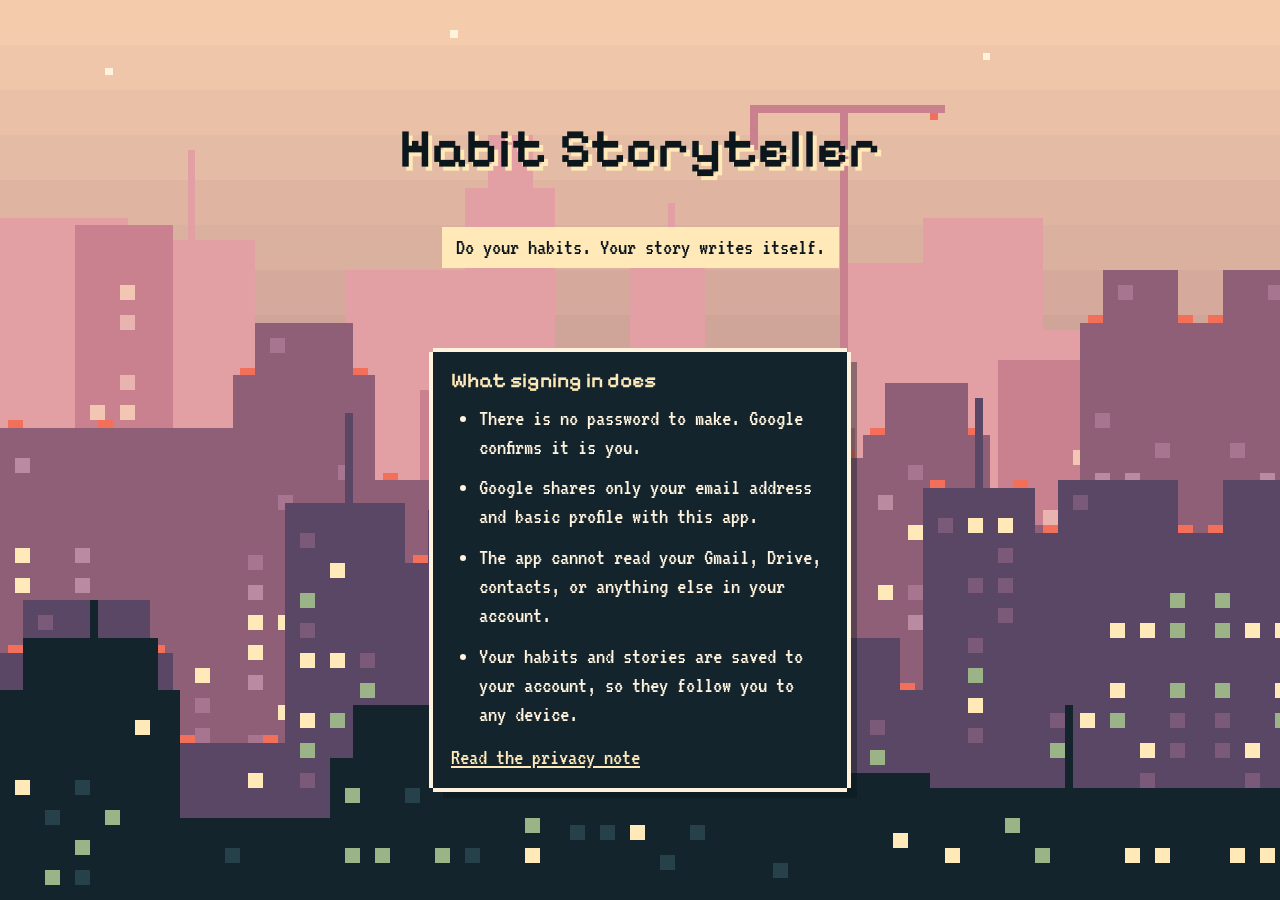
<file: login.html>
<!doctype html>
<html lang="en"><head><meta charset="utf-8">
<meta name="viewport" content="width=device-width,initial-scale=1">
<title>Sign in | Habit Storyteller</title>
<link href="https://fonts.googleapis.com/css2?family=Pixelify+Sans:wght@400;600&family=VT323&display=swap" rel="stylesheet">
<link rel="stylesheet" href="css/styles.css">
<link rel="stylesheet" href="css/login.css">
<script src="https://accounts.google.com/gsi/client" async defer></script></head>
<body data-scene="city">
<section id="login"><h1>Habit Storyteller</h1><p>Do your habits. Your story writes itself.</p>
<p id="login-msg" aria-live="polite" hidden></p>
<div id="signin"></div>
<div class="card login-card">
  <h3>What signing in does</h3>
  <ul>
    <li>There is no password to make. Google confirms it is you.</li>
    <li>Google shares only your email address and basic profile with this app.</li>
    <li>The app cannot read your Gmail, Drive, contacts, or anything else in your account.</li>
    <li>Your habits and stories are saved to your account, so they follow you to any device.</li>
  </ul>
  <div><a href="privacy.html">Read the privacy note</a></div>
</div>
</section>
<script type="module" src="js/login.js"></script>
</body></html>
</file>
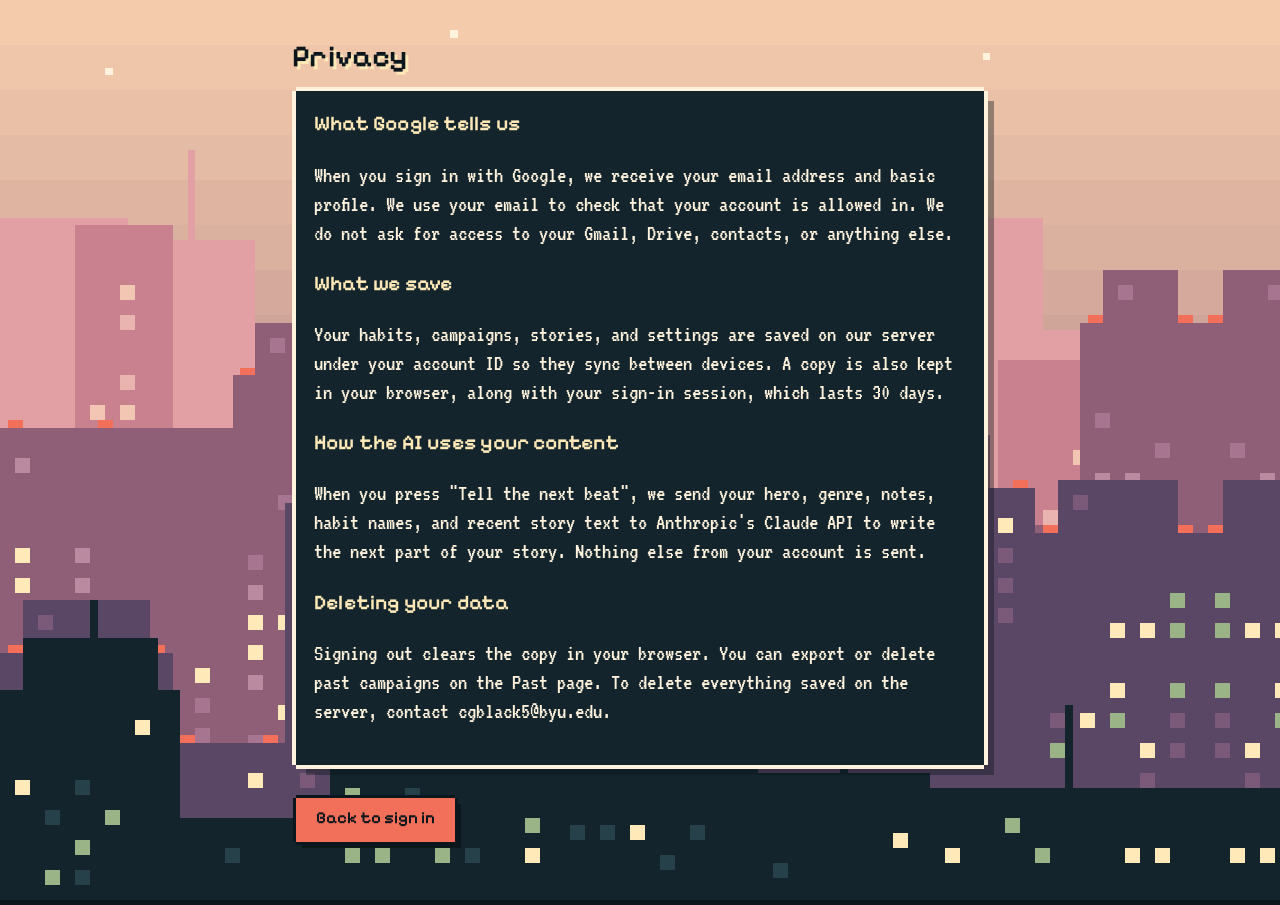
<file: privacy.html>
<!doctype html>
<html lang="en">

<head>
  <meta charset="utf-8">
  <meta name="viewport" content="width=device-width,initial-scale=1">
  <title>Privacy | Habit Storyteller</title>
  <link href="https://fonts.googleapis.com/css2?family=Pixelify+Sans:wght@400;600&family=VT323&display=swap"
    rel="stylesheet">
  <link rel="stylesheet" href="css/styles.css">
</head>

<body data-scene="city">
  <main>
    <h2>Privacy</h2>
    <div class="card">
      <h3>What Google tells us</h3>
      <p>When you sign in with Google, we receive your email address and basic profile. We use your email to check that
        your account is allowed in. We do not ask for access to your Gmail, Drive, contacts, or anything else.</p>
      <h3>What we save</h3>
      <p>Your habits, campaigns, stories, and settings are saved on our server under your account ID so they sync
        between devices. A copy is also kept in your browser, along with your sign-in session, which lasts 30 days.</p>
      <h3>How the AI uses your content</h3>
      <p>When you press "Tell the next beat", we send your hero, genre, notes, habit names, and recent story text to
        Anthropic's Claude API to write the next part of your story. Nothing else from your account is sent.</p>
      <h3>Deleting your data</h3>
      <p>Signing out clears the copy in your browser. You can export or delete past campaigns on the Past page. To
        delete everything saved on the server, contact cgblack5@byu.edu.</p>
    </div>
    <p><a class="primary" href="login.html">Back to sign in</a></p>
  </main>
</body>

</html>
</file>
<file: css/styles.css>
/* Habit Storyteller: pixel-game skin. Scenes, dialogue boxes, hearts for checkmarks, item pop-ups. */
:root{
  --glow:#ffe9b8;--cream:#fff3dd;--sky:#f7cfae;--blush:#e3a0a4;--rose:#c9808f;--mauve:#8f5f78;
  --plum:#5a4766;--dusk:#3d3a5a;--night:#13242c;--abyss:#0b171d;--coral:#f2705a;--sage:#9bb487;--gold:#e8b84a;
  --mist:#2c4650;--soft:#aab8bb;--px:4px;
  --ui:'Pixelify Sans',system-ui,sans-serif;--text:'VT323',ui-monospace,monospace;
  --heart:url("data:image/svg+xml,%3Csvg xmlns='http://www.w3.org/2000/svg' viewBox='0 0 7 6' shape-rendering='crispEdges'%3E%3Cpath fill='%23f2705a' d='M1 0h2v1H1zM4 0h2v1H4zM0 1h7v2H0zM1 3h5v1H1zM2 4h3v1H2zM3 5h1v1H3z'/%3E%3C/svg%3E");
  --frame:-4px 0 0 0 var(--cream),4px 0 0 0 var(--cream),0 -4px 0 0 var(--cream),0 4px 0 0 var(--cream),10px 10px 0 0 rgba(11,23,29,.4);
  --frame-sm:-3px 0 0 0 var(--cream),3px 0 0 0 var(--cream),0 -3px 0 0 var(--cream),0 3px 0 0 var(--cream);
}

/* Scenes. Each id matches a file in css/scenes/ and a name in js/scenes.js. Add a scene: draw the svg, add a line here and in scenes.js. */
[data-scene=city]{--scene:url(scenes/city.svg)}
[data-scene=suburb]{--scene:url(scenes/suburb.svg)}
[data-scene=plains]{--scene:url(scenes/plains.svg)}
[data-scene=mountains]{--scene:url(scenes/mountains.svg)}
[data-scene=beach]{--scene:url(scenes/beach.svg)}
[data-scene=waterfall]{--scene:url(scenes/waterfall.svg)}
[data-scene=cabin]{--scene:url(scenes/cabin.svg)}
/* Text drawn straight on the scene needs the right contrast for that scene's sky. */
body{--title:var(--abyss);--title-sh:var(--glow);--sky-fill:#c9808f}
body[data-scene=city]{--sky-fill:#c9808f}
body[data-scene=suburb]{--sky-fill:#b9d9e9}
body[data-scene=plains]{--sky-fill:#f3cfa0}
body[data-scene=mountains]{--sky-fill:#cfd0e4}
body[data-scene=beach]{--sky-fill:#a8d4e8}
body[data-scene=waterfall]{--sky-fill:#a9c0a6}
body[data-scene=cabin]{--title:var(--cream);--title-sh:var(--abyss);--sky-fill:#1b2547}

*{box-sizing:border-box}
html{background:var(--abyss)}
body{margin:0;min-height:100vh;color:var(--cream);font:1.45rem/1.25 var(--text)}
/* The scene is scaled to the full height of the window, so the skyline and hills reach high on the screen.
   Each scene file is a mirrored double-width tile, so it repeats sideways with no seam on wide windows.
   (The sky color lives on this layer, not on body, because a body background would paint over it.) */
body::before{content:"";position:fixed;inset:0;z-index:-1;background:var(--scene) left bottom/auto 100% repeat-x var(--sky-fill);image-rendering:pixelated}
h1,h2,h3{font-family:var(--ui);font-weight:600;margin:.2em 0 .5em;letter-spacing:.01em}
h2{font-size:1.9rem;color:var(--title);text-shadow:3px 3px 0 var(--title-sh)}
h3{font-size:1.3rem}
main>h3{color:var(--title);text-shadow:2px 2px 0 var(--title-sh);margin-top:1em}
.card h3,.beat h3{color:var(--glow)}
#login{min-height:100vh;display:grid;place-content:center;gap:16px;text-align:center;padding:24px}
#login h1{font-size:clamp(2rem,8vw,3.4rem);color:var(--title);text-shadow:4px 4px 0 var(--title-sh)}
#login p{color:var(--abyss);background:var(--glow);padding:6px 14px;margin:0 auto}
#app{display:grid;min-height:100vh}
main{padding:20px 18px 120px;max-width:760px;width:100%;margin:auto}
[hidden]{display:none!important}
.content{min-width:0}
.px-icon{image-rendering:pixelated;flex:none}

/* Navigation: a game menu with a pixel icon per tab. A heart (desktop) or a coral bar (phone) marks where you are. */
#nav{position:fixed;bottom:0;left:0;right:0;display:flex;background:var(--abyss);z-index:5;border-top:var(--px) solid var(--cream)}
.brand{display:none}
#nav a{flex:1;display:flex;flex-direction:column;align-items:center;justify-content:center;gap:3px;min-height:56px;padding:6px 2px;color:#c9bac6;font:600 .72rem var(--ui);text-decoration:none}
#nav a:hover{color:var(--glow)}
#nav a.on{color:var(--glow);box-shadow:inset 0 4px 0 var(--coral)}
@media(min-width:420px){#nav a{font-size:.8rem}}
@media(min-width:800px){
  #app{grid-template-columns:210px 1fr}
  #nav{position:sticky;top:0;height:100vh;flex-direction:column;justify-content:flex-start;padding-top:24px;border-top:0;border-right:var(--px) solid var(--cream)}
  #nav a{flex:0 0 auto;flex-direction:row;justify-content:flex-start;gap:12px;min-height:48px;padding:10px 20px 10px 44px;font-size:1.05rem;position:relative}
  #nav a.on{box-shadow:none}
  #nav a.on::before{content:"";position:absolute;left:18px;top:50%;margin-top:-7px;width:16px;height:14px;background:var(--heart) center/contain no-repeat;image-rendering:pixelated}
  .brand{display:block;color:var(--glow);font:600 1.35rem/1.15 var(--ui);padding:0 22px 22px}
  main{padding:32px}
}
:focus-visible{outline:var(--px) solid var(--glow);outline-offset:2px}
button,input,select,textarea{font:inherit}

/* Dialogue-box panels: night fill, cream pixel border, hard drop shadow. */
.card,.beat{background:var(--night);color:var(--cream);margin:4px 4px 22px;padding:16px 18px;box-shadow:var(--frame)}
input,select,textarea{width:100%;padding:8px 10px;min-height:44px;border:3px solid var(--cream);border-radius:0;background:var(--abyss);color:var(--cream);margin:5px 0;font-size:1.3rem}
input::placeholder,textarea::placeholder{color:#8fa0a6}
input[type=checkbox],input[type=range]{width:auto;padding:0}
input[type=number]{width:auto}
input[type=checkbox]{appearance:none;-webkit-appearance:none;flex:none;width:28px;height:28px;min-height:0;margin:0;border:3px solid var(--cream);background:var(--abyss);cursor:pointer}
input[type=checkbox]:checked{background:var(--heart) center/16px no-repeat var(--abyss);image-rendering:pixelated}
input[type=range]{appearance:none;-webkit-appearance:none;height:20px;min-height:0;background:var(--abyss);border:3px solid var(--cream);width:100%;cursor:pointer}
input[type=range]::-webkit-slider-thumb{appearance:none;-webkit-appearance:none;width:14px;height:28px;background:var(--coral);border:0}
input[type=range]::-moz-range-thumb{width:14px;height:28px;background:var(--coral);border:0;border-radius:0}
button.primary,a.primary{display:inline-block;min-height:44px;background:var(--coral);color:var(--abyss);border:0;border-radius:0;padding:10px 20px;cursor:pointer;margin:10px 8px 8px 4px;font:600 1.05rem var(--ui);text-decoration:none;
  box-shadow:-3px 0 0 0 var(--abyss),3px 0 0 0 var(--abyss),0 -3px 0 0 var(--abyss),0 3px 0 0 var(--abyss),6px 6px 0 0 var(--abyss)}
button.primary:hover,a.primary:hover{background:var(--glow)}
button.primary:active,a.primary:active{transform:translate(4px,4px);box-shadow:-3px 0 0 0 var(--abyss),3px 0 0 0 var(--abyss),0 -3px 0 0 var(--abyss),0 3px 0 0 var(--abyss),2px 2px 0 0 var(--abyss)}
button.primary:disabled{background:#6b5a6a;color:#d3c6d0;cursor:not-allowed;transform:none}
button.link{background:none;border:0;color:var(--glow);text-decoration:underline;text-decoration-thickness:2px;text-underline-offset:3px;cursor:pointer;padding:10px 8px;min-height:44px;font-size:1.2rem}
button.link:hover{color:var(--coral)}
/* Link-style buttons sitting directly on the scene get their own frame so they stay readable on every scene. */
main>p>button.link{background:var(--night);box-shadow:var(--frame-sm);text-decoration:none;margin:8px 10px 8px 4px;padding:8px 14px}
.muted{color:var(--soft)}
.note,.hint{display:inline-block;background:var(--night);color:#dbe4e6;padding:6px 12px;margin:0 0 14px}
.hint{margin:4px 0 8px}
.hint.small{font-size:1.15rem}
.hint a{color:var(--glow)}
.row{display:flex;flex-wrap:wrap;gap:8px;align-items:center}

/* Items and chips */
.chip{position:relative;display:inline-flex;gap:8px;align-items:center;background:var(--plum);color:var(--cream);padding:2px 10px;box-shadow:var(--frame-sm);margin:3px 6px 3px 4px}
.chip input{position:absolute;opacity:0;width:1px;height:1px;min-height:0;margin:0}
.chip:has(input:checked){background:var(--sage);color:var(--abyss)}
.chip:has(input:focus-visible){outline:var(--px) solid var(--glow);outline-offset:4px}

/* Quest list (today's habits) */
.progress{height:20px;background:var(--abyss);border:3px solid var(--cream);margin:0 4px 18px}
.progress i{display:block;height:100%;background:var(--gold)}
.tasks{list-style:none;padding:0;margin:0 4px 16px;background:var(--night);box-shadow:var(--frame)}
.tasks li{border-bottom:3px dotted var(--mist)}
.tasks li:last-child{border-bottom:0}
.tasks li.muted{padding:14px 16px}
.tasks label{display:flex;gap:14px;align-items:center;min-height:52px;padding:10px 16px;cursor:pointer}
.tasks label:hover{background:#1b3640}
.tasks label span{flex:1}
.tasks b{background:var(--gold);color:var(--abyss);padding:0 8px;font:600 .9rem var(--ui);min-width:28px;text-align:center}
.tasks input:checked+span{text-decoration:line-through;text-decoration-thickness:2px;color:#9fb0b5}
.tasks small{font-size:1.1rem}

/* Chaos meter (lives in Settings now) */
.meter{display:flex;align-items:center;gap:14px;flex-wrap:wrap;margin:14px 0 4px}
.gauge{width:130px;flex:none;shape-rendering:crispEdges}
.gauge path{fill:none;stroke-width:9;stroke-linecap:butt}
.gauge .trk{stroke:var(--plum);stroke-dasharray:3 1}
.gauge .val{stroke:var(--coral);transition:stroke-dasharray .3s steps(6)}
.gauge text{font:600 15px var(--ui);fill:var(--glow)}
.chaos-control{display:flex;flex:1 1 220px;flex-direction:column;gap:6px}

/* Settings: grouped panels, a hint under every control, current choice shown by a heart and not by color alone. */
fieldset{border:0;margin:0;padding:0;min-width:0}
fieldset:disabled{opacity:.6}
legend{font:600 1.3rem var(--ui);color:var(--glow);padding:0;margin-bottom:6px}
.help{font-size:1.15rem;line-height:1.2;color:var(--soft);margin:4px 0 10px}
.check{display:flex;gap:12px;align-items:center;min-height:44px;cursor:pointer}
.scene-grid{display:grid;grid-template-columns:repeat(auto-fill,minmax(130px,1fr));gap:18px 16px;margin:12px 4px 6px}
.scene-opt{position:relative;display:block;cursor:pointer;text-align:center}
.scene-opt input{position:absolute;opacity:0;width:1px;height:1px;min-height:0;margin:0}
.thumb{position:relative;display:block;aspect-ratio:4/3;background:var(--scene) left bottom/auto 100% no-repeat;image-rendering:pixelated;box-shadow:-3px 0 0 var(--mist),3px 0 0 var(--mist),0 -3px 0 var(--mist),0 3px 0 var(--mist)}
.scene-opt:hover .thumb{box-shadow:-3px 0 0 var(--soft),3px 0 0 var(--soft),0 -3px 0 var(--soft),0 3px 0 var(--soft)}
.scene-opt input:checked+.thumb{box-shadow:-4px 0 0 var(--glow),4px 0 0 var(--glow),0 -4px 0 var(--glow),0 4px 0 var(--glow)}
.scene-opt input:checked+.thumb::after{content:"";position:absolute;top:6px;right:6px;width:21px;height:18px;background:var(--heart) center/contain no-repeat;image-rendering:pixelated;filter:drop-shadow(2px 2px 0 var(--abyss))}
.scene-opt input:focus-visible+.thumb{outline:var(--px) solid var(--glow);outline-offset:4px}
.scene-name{display:block;margin-top:8px;font-size:1.2rem}
.scene-opt input:checked~.scene-name{color:var(--glow)}

/* Beats (dialogue boxes) with the items each day earned */
.beat{font-family:var(--text);font-size:1.5rem;line-height:1.3;max-width:64ch;margin-bottom:28px}
.beat h3{display:flex;flex-wrap:wrap;align-items:center;gap:6px 10px;font-size:1.15rem}
.beat p{margin:0 0 .6em}
.beat p:first-of-type::first-letter{color:var(--coral)}
.day-icons{display:inline-flex;gap:3px;align-items:center}
.beat .twist{display:inline-block;background:var(--coral);color:var(--abyss);font:600 .8rem var(--ui);padding:2px 8px;margin-bottom:8px}
ul.found{list-style:none;margin:14px 0 0;padding:10px 0 0;border-top:3px dotted var(--mist)}
ul.found li{display:flex;gap:12px;align-items:center;padding:4px 0}
ul.found b{font-weight:400;color:var(--glow)}
ul.found small,#found small{display:block;color:var(--soft);font-size:1.1rem;line-height:1.1}
ul.hl{list-style:none;margin:0 4px 20px;padding:8px 16px;background:var(--night);box-shadow:var(--frame)}
ul.hl li{display:flex;gap:10px;align-items:center;padding:5px 0}

/* Item-found pop-up: slides in at the top, pauses while pointed at, and goes away on its own. */
#found{position:fixed;z-index:20;top:12px;right:12px;width:min(380px,calc(100vw - 24px));visibility:hidden;opacity:0;transform:translateY(-130%);transition:transform .3s steps(5),opacity .3s steps(5),visibility 0s .3s}
#found.show{visibility:visible;opacity:1;transform:none;transition:transform .3s steps(5),opacity .3s steps(5),visibility 0s}
.found-box{background:var(--night);color:var(--cream);padding:10px 14px 12px;box-shadow:-4px 0 0 0 var(--gold),4px 0 0 0 var(--gold),0 -4px 0 0 var(--gold),0 4px 0 0 var(--gold),8px 8px 0 0 rgba(11,23,29,.5)}
.found-head{display:flex;justify-content:space-between;align-items:center;font:600 1.15rem var(--ui);color:var(--gold)}
#found .x{min-width:44px;min-height:44px;margin:-6px -10px -6px 0;background:none;border:0;color:var(--cream);font-size:2rem;line-height:1;cursor:pointer}
#found .x:hover{color:var(--coral)}
#found ul{list-style:none;margin:0;padding:0}
#found li{display:flex;gap:12px;align-items:center;padding:8px 0;border-top:3px dotted var(--mist)}
#found b{font-weight:400;color:var(--glow)}
.slot{display:grid;place-items:center;width:56px;height:56px;flex:none;background:var(--abyss);box-shadow:var(--frame-sm)}
#found.show .slot .px-icon{animation:pop .45s steps(5) both}
.found-timer{height:6px;background:var(--abyss);margin-top:8px}
.found-timer i{display:block;height:100%;background:var(--gold);animation:drain linear forwards}
@keyframes pop{0%{transform:scale(0)}60%{transform:scale(1.3)}100%{transform:scale(1)}}
@keyframes drain{from{width:100%}to{width:0}}

#toast{position:fixed;left:50%;bottom:90px;transform:translate(-50%,20px);background:var(--abyss);color:var(--cream);padding:10px 18px;box-shadow:var(--frame-sm);opacity:0;transition:.25s steps(4);pointer-events:none;z-index:9;max-width:calc(100vw - 24px)}
#toast.show{opacity:1;transform:translate(-50%,0)}
.hist{display:block;width:calc(100% - 8px);text-align:left;cursor:pointer;color:inherit;border:0;font:inherit}
.hist:hover{background:#1b3640}
.hist h3{margin:0 0 4px}
.badge{display:inline-block;padding:0 10px;font:600 .85rem var(--ui);color:var(--abyss);background:var(--soft)}
.badge.good{background:var(--sage)}.badge.mid{background:var(--gold)}.badge.bad{background:var(--coral)}
#banner{margin:16px 18px 0;padding:12px 14px;background:var(--coral);color:var(--abyss);box-shadow:-4px 0 0 0 var(--abyss),4px 0 0 0 var(--abyss),0 -4px 0 0 var(--abyss),0 4px 0 0 var(--abyss)}
#banner a{color:var(--abyss)}
@media(min-width:800px){#banner{margin:24px 32px 0}}

/* HP-style storage bar */
.bar{height:16px;background:var(--abyss);border:3px solid var(--cream);margin:10px 0;padding:0}
.bar i{display:block;height:100%;background:var(--sage)}
.bar.hot i{background:var(--coral)}

/* Add-habit form */
.lbl{display:block;font-size:1.15rem;color:var(--blush);margin:12px 0 4px}
.seg{display:flex;gap:6px;margin-bottom:10px}
.seg label{flex:1;position:relative;text-align:center;cursor:pointer}
.seg input{position:absolute;inset:0;width:100%;height:100%;min-height:0;margin:0;padding:0;opacity:0;cursor:pointer;border:0}
.seg span{display:block;min-height:44px;padding:9px 2px;background:var(--abyss);box-shadow:-3px 0 0 0 var(--mist),3px 0 0 0 var(--mist),0 -3px 0 0 var(--mist),0 3px 0 0 var(--mist);font-size:1.2rem}
.seg input:checked+span{background:var(--glow);color:var(--abyss);box-shadow:var(--frame-sm)}
.seg input:disabled+span{opacity:.45;cursor:not-allowed}
.seg label:has(input:focus-visible){outline:var(--px) solid var(--glow);outline-offset:4px}
.seg.effort span{font-size:1.15rem}
.seg.effort input:checked+span{background:var(--coral)}
.seg.effort small{display:block;font:600 .75rem var(--ui);opacity:.85}
.when{margin-bottom:10px}
#taskform:has([name=freq][value=daily]:checked) .when{display:none}
#taskform:has([name=freq][value=days]:checked) .when-every{display:none}
#taskform:has([name=freq][value=every]:checked) .when-days{display:none}

@media(prefers-reduced-motion:reduce){*{transition:none!important;animation:none!important}.found-timer{display:none}}
</file>
<file: css/login.css>
/* Sign-in page extras: status message and the "what signing in does" box. Uses the colors from styles.css. */
#login #login-msg{max-width:46ch}
#login #login-msg.error{background:var(--coral)}
#signin{justify-self:center;min-height:44px}
.login-card{max-width:46ch;text-align:left;justify-self:center;margin:8px 4px}
.login-card h3{margin:0 0 .5em}
.login-card ul{margin:0 0 .6em;padding-left:1.2em}
.login-card li{margin:0 0 .5em}
.login-card a{color:var(--glow)}
</file>
